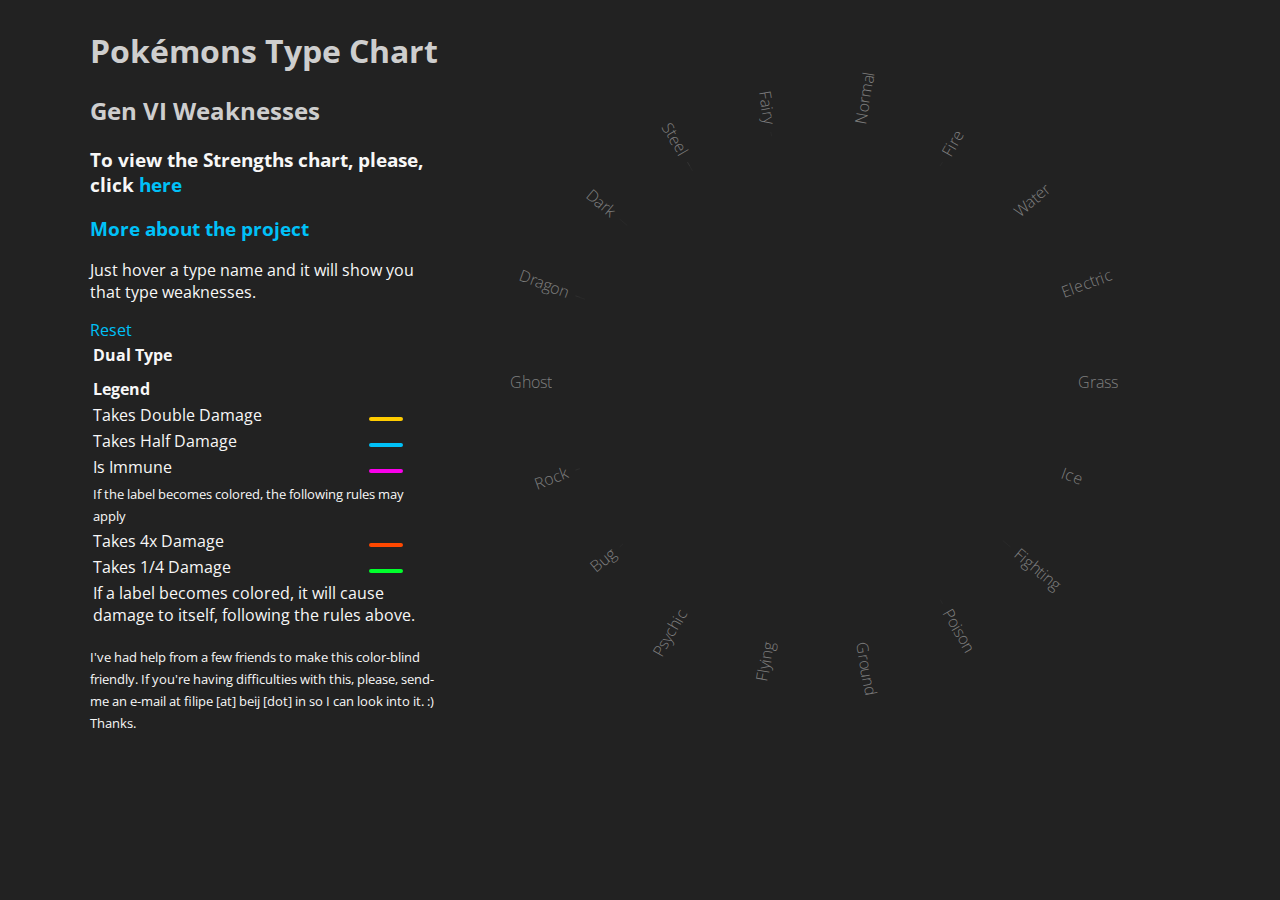
<file: index.html>
<!DOCTYPE html>
<meta charset="utf-8">
<title>Pokémon Interactive Type Chart</title>
<!-- Social Media Stuff -->
<meta property="og:title" content="Pokémon Interactive Type Chart">
<meta property="og:description" content="An interactive type chart with Pokémon Type Strengths">
<meta property="og:url" content="http://filipekiss.github.io/pokemon-type-chart/">
<meta property="og:image" content="http://i.imgur.com/drWhvRJ.png">
<meta property="og:site_name" content="Pokémon Type Chart">
<meta property="og:type" content="website">
<meta name="twitter:card" content="summary_large_image">
<meta name="twitter:creator" content="@filipekiss">
<meta name="twitter:url" content="http://filipekiss.github.io/pokemon-type-chart/">
<meta name="twitter:title" content="Pokémon Type Chart">
<meta name="twitter:description" content="An interactive type chart with Pokémon Type Strengths">
<meta name="twitter:image:src" content="http://i.imgur.com/drWhvRJ.png"/>
<link rel="stylesheet" href="typechart.css">
<script src="d3.v3.min.js"></script>
<body>
<div id="typechart">
  <div id="details"><h1 title="Pokémons Type Chart">Pokémons Type Chart</h1>
    <h2 title="Gen VI">Gen VI Weaknesses</h2>
    <h3>To view the Strengths chart, please, click <a href='strengths.html'>here</a></h3>
    <h3><a href="about.html">More about the project</a></h3>
    <p>
      Just hover a type name and it will show you that type weaknesses.
    </p>
    <table id="dualtype">
      <thead>
        <tr>
          <th colspan="2">Dual Type</th>
        </tr>
      </thead>
      <tr>
        <td id="type1"></td>
        <td id="type2"></td>
      </tr>
      <tr><a href="#" onclick="reset(); return false;">Reset</a></tr>
    </table>
    <table id="legend">
      <thead>
        <tr>
          <th colspan="2">Legend</th>
        </tr>
      </thead>
      <tr>
        <td>Takes Double Damage</td>
        <td><span class="legend is-weak-against"></span></td>
      </tr>
      <tr>
        <td>Takes Half Damage</td>
        <td><span class="legend resists-against"></span></td>
      </tr>
      <tr>
        <td>Is Immune</td>
        <td><span class="legend is-immune"></span></td>
      </tr>
      <tr>
        <td colspan="2">
          <small>If the label becomes colored, the following rules may apply</small>
        </td>
      </tr>
      <tr>
        <td>Takes 4x Damage</td>
        <td><span class="legend double-strengths-node"></span></td>
      </tr>
      <tr>
        <td>Takes 1/4 Damage</td>
        <td><span class="legend double-weaknesses-node"></span></td>
      </tr>
      <tr>
        <td colspan="2">
          If a label becomes colored, it will cause damage to itself, following the rules above.
        </td>
      </tr>
    </table>
    <p><small>
      I've had help from a few friends to make this color-blind friendly. If you're having difficulties with this, please, send-me an e-mail at filipe [at] beij [dot] in so I can look into it. :) Thanks.
    </small></p>
  </div>
  <div id="graph"></div>
  <script>
    var diameter = 750,
        radius = diameter / 2,
        innerRadius = radius - 120;

    var cluster = d3.layout.cluster()
        .size([360, innerRadius])
        .sort(null)
        .value(function(d) { return d.size; });

    var bundle = d3.layout.bundle();

    var line = d3.svg.line.radial()
        .interpolate("bundle")
        .tension(0.75)
        .radius(function(d) { return d.y; })
        .angle(function(d) { return d.x / 180 * Math.PI; });
    window.colorPath = function(d, l, type) {
      var type = type || 'strong';
      if (type == 'strong') {
        if (l.target === d) return l.source.target = true;
      }
      if (type == 'weak') {
        for (type in d) {
          if(type !== "size") {
            if (l.target === d[type]) return l.source.target = true;
          }
        }
      }
    }
  </script>
  <script src="weaknesses-graph.js"></script>
  <script>
    (function(i,s,o,g,r,a,m){i['GoogleAnalyticsObject']=r;i[r]=i[r]||function(){
    (i[r].q=i[r].q||[]).push(arguments)},i[r].l=1*new Date();a=s.createElement(o),
    m=s.getElementsByTagName(o)[0];a.async=1;a.src=g;m.parentNode.insertBefore(a,m)
    })(window,document,'script','//www.google-analytics.com/analytics.js','ga');

    ga('create', 'UA-48872215-1', 'filipekiss.github.io');
    ga('send', 'pageview');

  </script>
</div>
</file>
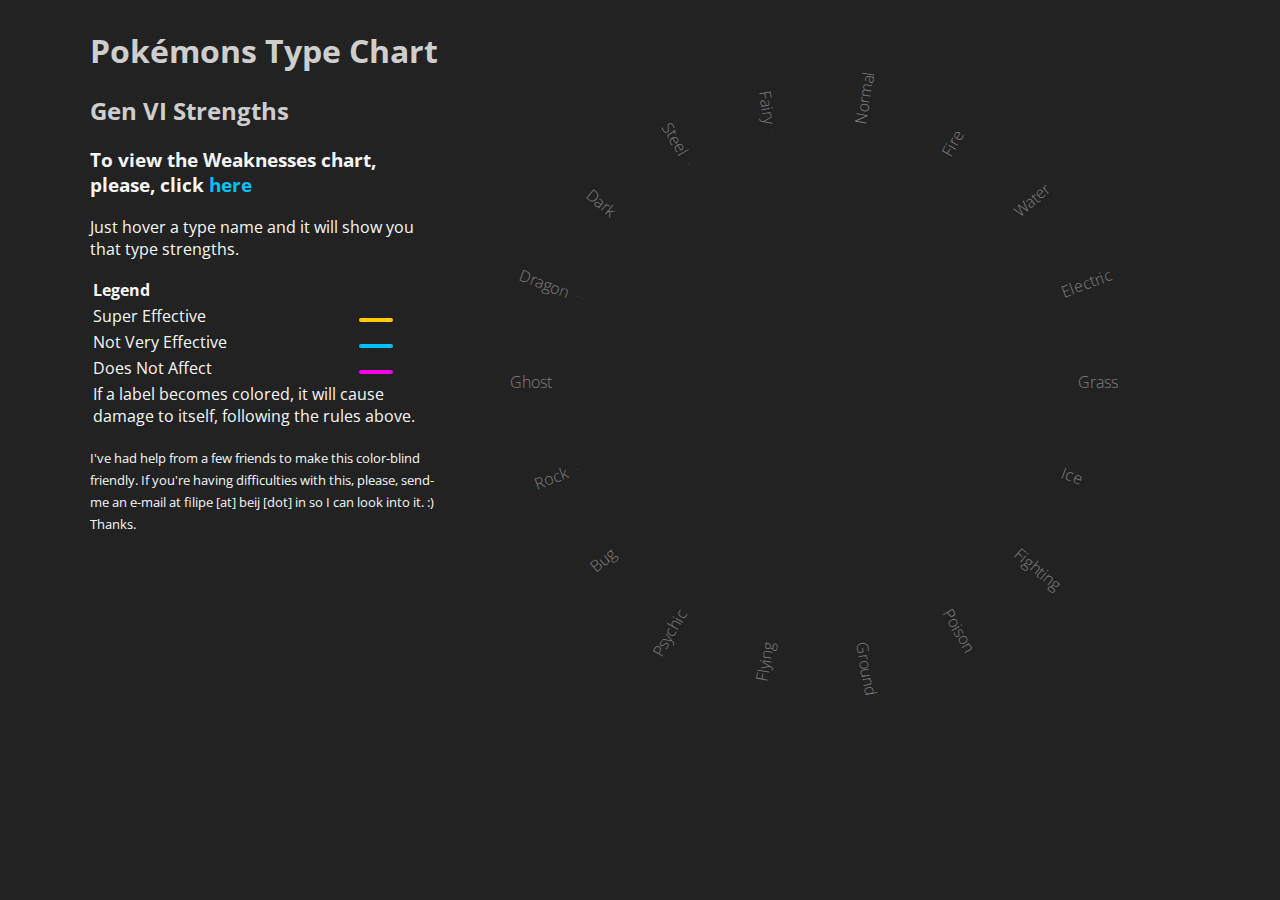
<file: strengths.html>
<!DOCTYPE html>
<meta charset="utf-8">
<title>Pokémon Interactive Type Chart</title>
<!-- Social Media Stuff -->
<meta property="og:title" content="Pokémon Interactive Type Chart">
<meta property="og:description" content="An interactive type chart with Pokémon Type Strengths">
<meta property="og:url" content="http://filipekiss.github.io/pokemon-type-chart/">
<meta property="og:image" content="http://i.imgur.com/drWhvRJ.png">
<meta property="og:site_name" content="Pokémon Type Chart">
<meta property="og:type" content="website">
<meta name="twitter:card" content="summary_large_image">
<meta name="twitter:creator" content="@filipekiss">
<meta name="twitter:url" content="http://filipekiss.github.io/pokemon-type-chart/">
<meta name="twitter:title" content="Pokémon Type Chart">
<meta name="twitter:description" content="An interactive type chart with Pokémon Type Strengths">
<meta name="twitter:image:src" content="http://i.imgur.com/drWhvRJ.png"/>
<link rel="stylesheet" href="typechart.css">
<script src="d3.v3.min.js"></script>
<body>
<div id="typechart">
  <div id="details"><h1 title="Pokémons Type Chart">Pokémons Type Chart</h1>
  <h2 title="Gen VI">Gen VI Strengths</h2>
  <h3>To view the Weaknesses chart, please, click <a href='index.html'>here</a></h3>
  <p>
    Just hover a type name and it will show you that type strengths.
  </p>
  <table id="legend">
    <thead>
      <tr>
        <th colspan="2">Legend</th>
      </tr>
    </thead>
    <tr>
      <td>Super Effective</td>
      <td><span class="legend super-effective-against"></span></td>
    </tr>
    <tr>
      <td>Not Very Effective</td>
      <td><span class="legend not-very-effective-against"></span></td>
    </tr>
    <tr>
      <td>Does Not Affect</td>
      <td><span class="legend does-not-affect"></span></td>
    </tr>
    <tr>
      <td colspan="2">
        If a label becomes colored, it will cause damage to itself, following the rules above.
      </td>
    </tr>
  </table>
  <p><small>
    I've had help from a few friends to make this color-blind friendly. If you're having difficulties with this, please, send-me an e-mail at filipe [at] beij [dot] in so I can look into it. :) Thanks.
  </small></p>
  </div>
  <div id="graph"></div>
  <script>
    var diameter = 750,
        radius = diameter / 2,
        innerRadius = radius - 120;

    var cluster = d3.layout.cluster()
        .size([360, innerRadius])
        .sort(null)
        .value(function(d) { return d.size; });

    var bundle = d3.layout.bundle();

    var line = d3.svg.line.radial()
        .interpolate("bundle")
        .tension(0.75)
        .radius(function(d) { return d.y; })
        .angle(function(d) { return d.x / 180 * Math.PI; });

    window.colorPath = function(d, l, type) {
      var type = type || 'strong';
      if (type == 'strong') {
        if (l.target === d) return l.source.target = true;
      }
      if (type == 'weak') {
        if (l.target === d) return l.source.target = true;
      }
      return false;
    }
  </script>
  <script src="strength-graph.js"></script>
  <script>
    (function(i,s,o,g,r,a,m){i['GoogleAnalyticsObject']=r;i[r]=i[r]||function(){
    (i[r].q=i[r].q||[]).push(arguments)},i[r].l=1*new Date();a=s.createElement(o),
    m=s.getElementsByTagName(o)[0];a.async=1;a.src=g;m.parentNode.insertBefore(a,m)
    })(window,document,'script','//www.google-analytics.com/analytics.js','ga');

    ga('create', 'UA-48872215-1', 'filipekiss.github.io');
    ga('send', 'pageview');

  </script>
</div>
</file>
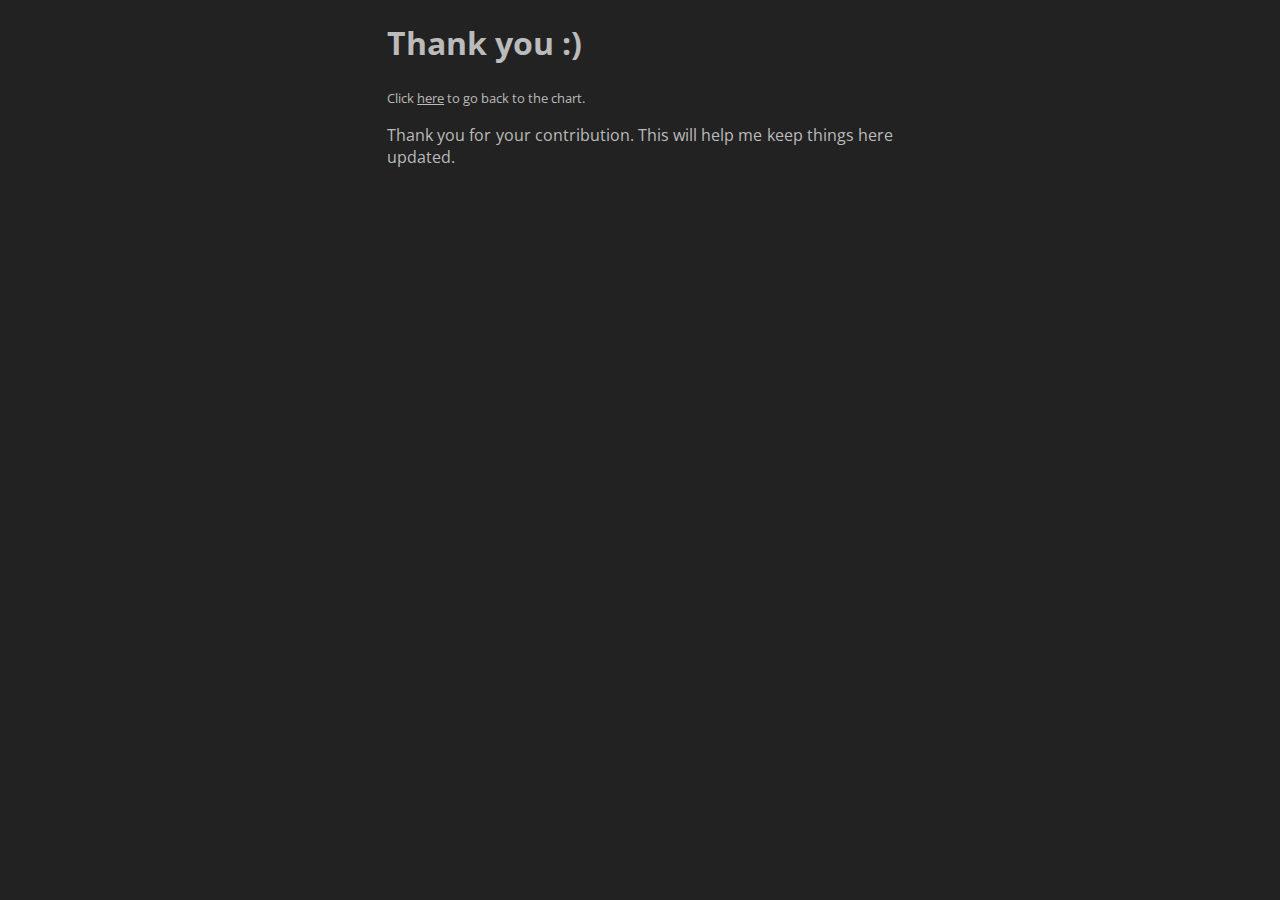
<file: thankyou.html>
<!DOCTYPE html>
<html>
  <head>
    <meta charset="utf-8">
    <title>Pokémon Interactive Type Chart</title>
    <!-- Social Media Stuff -->
    <meta property="og:title" content="Pokémon Interactive Type Chart">
    <meta property="og:description" content="An interactive type chart with Pokémon Type Strengths">
    <meta property="og:url" content="http://filipekiss.github.io/pokemon-type-chart/">
    <meta property="og:image" content="http://i.imgur.com/drWhvRJ.png">
    <meta property="og:site_name" content="Pokémon Type Chart">
    <meta property="og:type" content="website">
    <meta name="twitter:card" content="summary_large_image">
    <meta name="twitter:creator" content="@filipekiss">
    <meta name="twitter:url" content="http://filipekiss.github.io/pokemon-type-chart/">
    <meta name="twitter:title" content="Pokémon Type Chart">
    <meta name="twitter:description" content="An interactive type chart with Pokémon Type Strengths">
    <meta name="twitter:image:src" content="http://i.imgur.com/drWhvRJ.png"/>
    <link rel="stylesheet" href="about.css">
  </head>
  <body>
    <div id="about">
      <h1>Thank you :)</h1>
      <small>Click <a href="index.html">here</a> to go back to the chart.</small>
      <p>Thank you for your contribution. This will help me keep things here updated.</p>
    </div>
  </body>
</html>
</file>
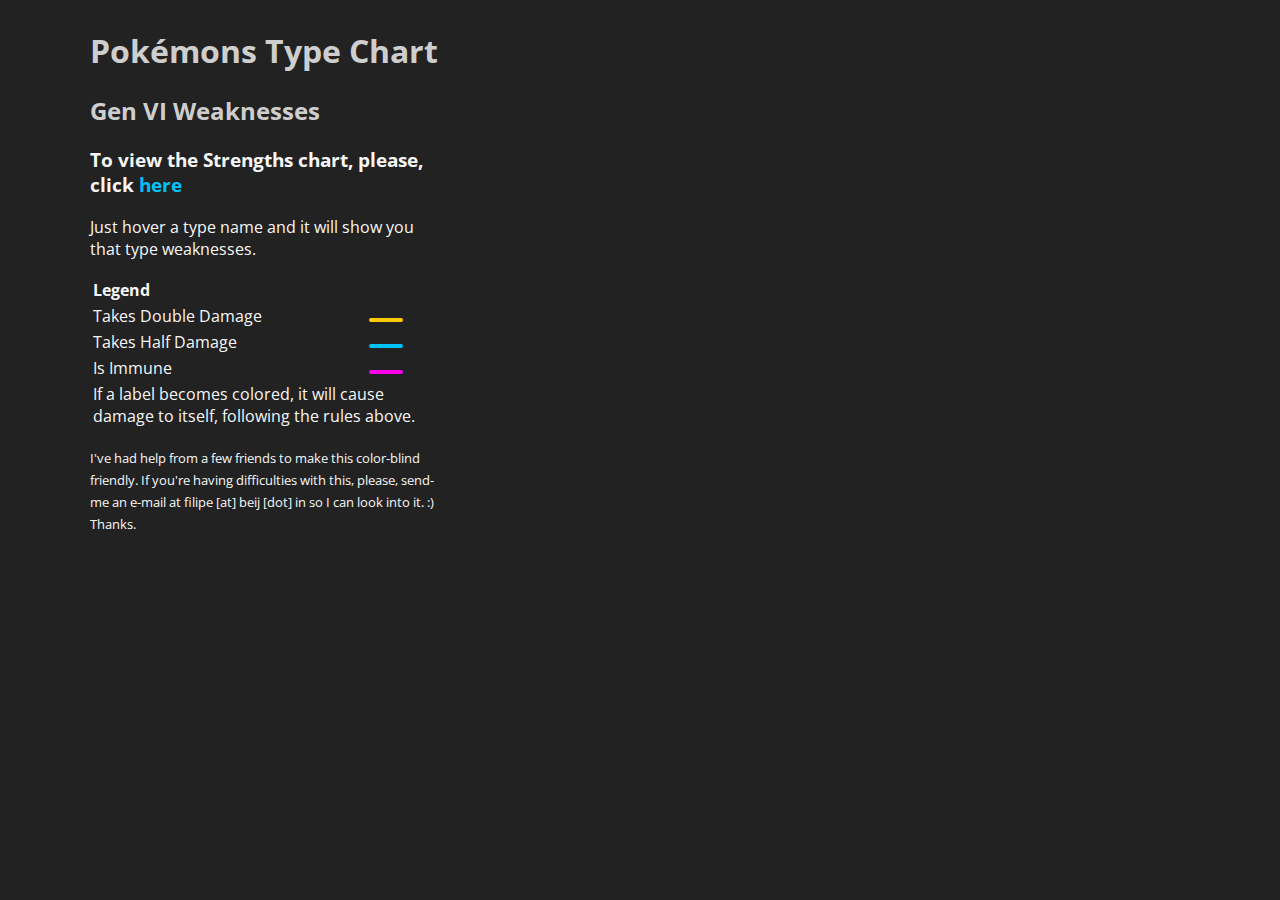
<file: weaknesses.html>
<!DOCTYPE html>
<meta charset="utf-8">
<title>Pokémon Interactive Type Chart</title>
<!-- Social Media Stuff -->
<meta property="og:title" content="Pokémon Interactive Type Chart">
<meta property="og:description" content="An interactive type chart with Pokémon Type Strengths">
<meta property="og:url" content="http://filipekiss.github.io/pokemon-type-chart/">
<meta property="og:image" content="http://i.imgur.com/drWhvRJ.png">
<meta property="og:site_name" content="Pokémon Type Chart">
<meta property="og:type" content="website">
<meta name="twitter:card" content="summary_large_image">
<meta name="twitter:creator" content="@filipekiss">
<meta name="twitter:url" content="http://filipekiss.github.io/pokemon-type-chart/">
<meta name="twitter:title" content="Pokémon Type Chart">
<meta name="twitter:description" content="An interactive type chart with Pokémon Type Strengths">
<meta name="twitter:image:src" content="http://i.imgur.com/drWhvRJ.png"/>
<link rel="stylesheet" href="typechart.css">
<script src="http://d3js.org/d3.v3.min.js"></script>
<body>
<div id="typechart">
  <div id="details"><h1 title="Pokémons Type Chart">Pokémons Type Chart</h1>
    <h2 title="Gen VI">Gen VI Weaknesses</h2>
    <h3>To view the Strengths chart, please, click <a href='index.html'>here</a></h3>
    <p>
      Just hover a type name and it will show you that type weaknesses.
    </p>
    <table id="legend">
      <thead>
        <tr>
          <th colspan="2">Legend</th>
        </tr>
      </thead>
      <tr>
        <td>Takes Double Damage</td>
        <td><span class="legend is-weak-against"></span></td>
      </tr>
      <tr>
        <td>Takes Half Damage</td>
        <td><span class="legend resists-against"></span></td>
      </tr>
      <tr>
        <td>Is Immune</td>
        <td><span class="legend is-immune"></span></td>
      </tr>
      <tr>
        <td colspan="2">
          If a label becomes colored, it will cause damage to itself, following the rules above.
        </td>
      </tr>
    </table>
    <p><small>
      I've had help from a few friends to make this color-blind friendly. If you're having difficulties with this, please, send-me an e-mail at filipe [at] beij [dot] in so I can look into it. :) Thanks.
    </small></p>
  </div>
  <div id="graph"></div>
  <script>
    var diameter = 750,
        radius = diameter / 2,
        innerRadius = radius - 120;

    var cluster = d3.layout.cluster()
        .size([360, innerRadius])
        .sort(null)
        .value(function(d) { return d.size; });

    var bundle = d3.layout.bundle();

    var line = d3.svg.line.radial()
        .interpolate("bundle")
        .tension(0.75)
        .radius(function(d) { return d.y; })
        .angle(function(d) { return d.x / 180 * Math.PI; });
    window.colorPath = function(d, l, type) {
      var type = type || 'strong';
      if (type == 'strong') {
        if (l.target === d) return l.source.target = true;
      }
      if (type == 'weak') {
        if (l.target === d) return l.source.target = true;
      }
      return false;
    }
  </script>
  <script src="weaknesses-graph.js"></script>
  <script>
    (function(i,s,o,g,r,a,m){i['GoogleAnalyticsObject']=r;i[r]=i[r]||function(){
    (i[r].q=i[r].q||[]).push(arguments)},i[r].l=1*new Date();a=s.createElement(o),
    m=s.getElementsByTagName(o)[0];a.async=1;a.src=g;m.parentNode.insertBefore(a,m)
    })(window,document,'script','//www.google-analytics.com/analytics.js','ga');

    ga('create', 'UA-48872215-1', 'filipekiss.github.io');
    ga('send', 'pageview');

  </script>
</div>
</file>
<file: typechart.css>
@import url(http://fonts.googleapis.com/css?family=Averia+Sans+Libre|Open+Sans);
body,
svg {
    background: #222;
    font-familye: 'Open Sans';
}

.node {
    font: 300 16px 'Open Sans', 'Helvetica Neue', Helvetica, Arial, sans-serif;
    fill: #bbb;
    opacity: 0.6;
}

.node:hover,
.node--active {
    fill: rgba(255, 255, 255, 1);
}

.immune,
.weak,
.strong {
    stroke: #666;
    stroke-opacity: 0.1;
    fill: none;
    pointer-events: none;
    z-index: -100;
    stroke-width: 1px;
    stroke-dasharray: 500;
    stroke-dashoffset: 500;
    animation-name: dash;
    animation-duration: 0.2s;
    animation-fill-mode: forwards;
}
.node:hover,
.node--source,
.node--target,
.node--active {
    font-weight: 700;
    opacity: 1;
}

.does-not-affect,
.not-very-effective-against,
.super-effective-against,
.is-weak-against,
.resists-against,
.is-immune {
    stroke-width: 4px;
    stroke-opacity: 1;
    z-index: 99999;
}

.legend {
    display: inline-block;
    width: 30px;
    border: 2px solid rgb(255, 255, 255);
    border-radius: 2px;
}

.does-not-affect {
    stroke: rgba(250, 0, 235, 1);
    border-color: rgba(250, 0, 235, 1);
}

.not-very-effective-against {
    stroke: rgba(0, 193, 248, 1);
    border-color: rgba(0, 193, 248, 1);
}

.super-effective-against {
    stroke: rgba(255, 204, 0, 1);
    border-color: rgba(255, 204, 0, 1);
}

.is-weak-against,
.resists-against,
.is-immune,
.double-strengths-node,
.double-weaknesses-node,
.legend-dash {
    border-style: solid;
    border-radius: 10px;
    stroke-dasharray: 1000;
    stroke-dashoffset: -500;
    animation-name: dash;
    animation-duration: 0.2s;
    animation-fill-mode: forwards;
}

.resists-against {
    stroke: rgba(0, 193, 248, 1);
    border-color: rgba(0, 193, 248, 1);
}

.is-weak-against {
    stroke: rgba(255, 204, 0, 1);
    border-color: rgba(255, 204, 0, 1);
}

.is-immune {
    stroke: rgba(250, 0, 235, 1);
    border-color: rgba(250, 0, 235, 1);
}

#typechart {
    margin: auto;
    text-align: center;
    width: 1100px;
}

#details {
    width: 350px;
    float: left;
    color: #f7f7f7;
    font-family: 'Open Sans';
    text-align: left;
}

#details h1,
#details h2 {
    text-align: left;
    font-family: 'Open Sans';
    color: #cecece;
}

a,
a:visited,
a:active {
    color: rgba(0, 193, 248, 1);
    text-decoration: none;
}

a:hover {
    text-decoration: underline;
}

#graph {
    width: 750px;
    float: left;
}

#is-also-effective-against {
    display: none;
}

.immune-node {
    fill: rgba(250, 0, 235, 1) !important;
}
.weaknesses-node {
    fill: rgba(0, 193, 248, 1);
}
.double-weaknesses-node {
    fill: rgba(0, 255, 44, 1);
    border-color: rgba(0, 255, 44, 1);
}
.double-resists {
    stroke: rgba(0, 255, 44, 1);
    border-color: rgba(255, 72, 0, 1);
}
.strengths-node {
    fill: rgba(255, 204, 0, 1);
}
.double-strengths-node {
    fill: rgba(255, 72, 0, 1);
    border-color: rgba(255, 72, 0, 1);
}
.double-damage {
    stroke: rgba(255, 72, 0, 1);
    border-color: rgba(255, 72, 0, 1);
}

@keyframes dash {
    to {
        stroke-dashoffset: 0;
    }
}
</file>
<file: about.css>
@import url(http://fonts.googleapis.com/css?family=Averia+Sans+Libre|Open+Sans);
body {
  background: #222;
  font-family: 'Open Sans';
  color: #bbb;
}

#about {
    width: 40%;
    margin: 0 auto;
    text-align: justify;
}

.text-center {
    text-align: center;
}

a {
    color: #bbb;
}
</file>
